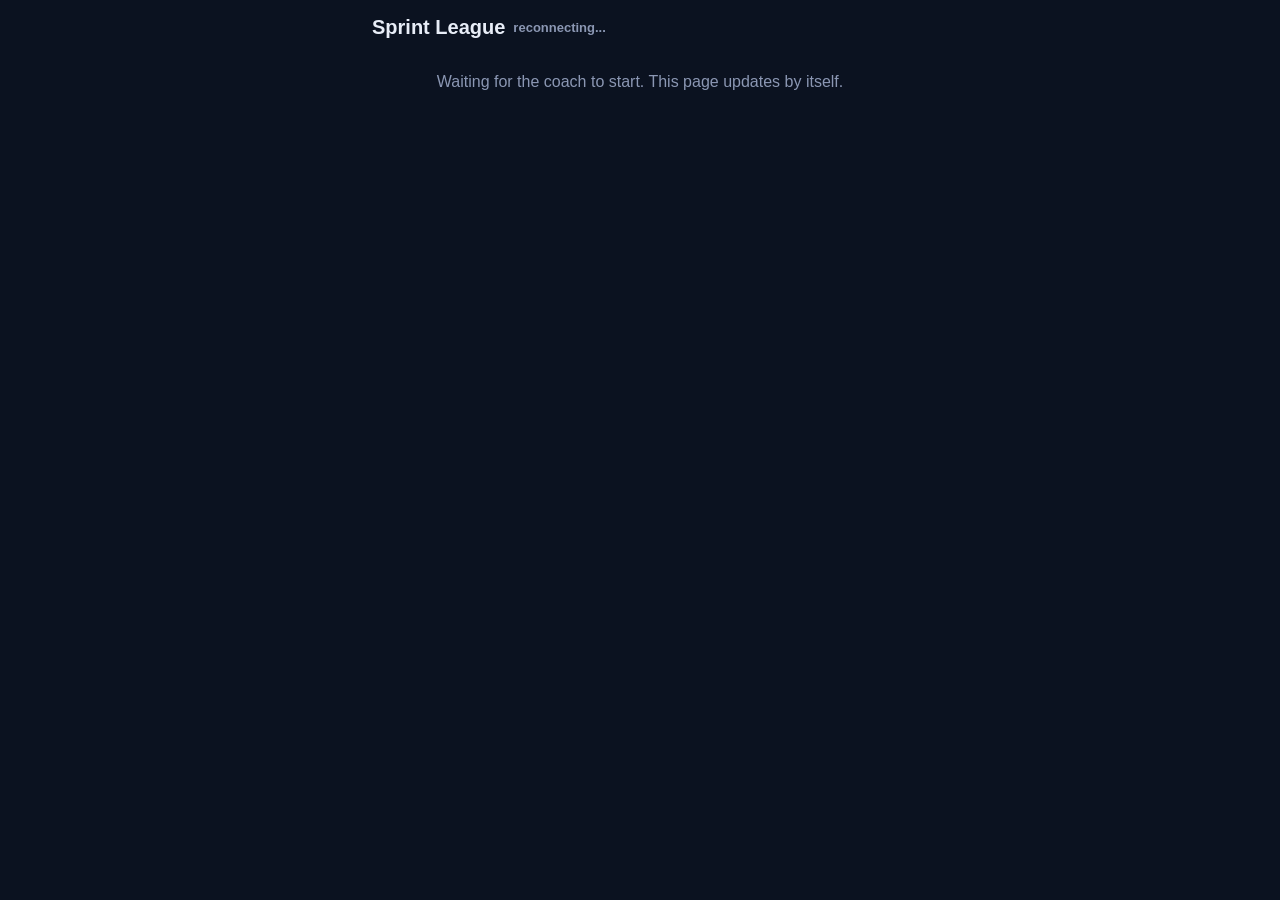
<file: index.html>
<!doctype html>
<html lang="en">
<head>
  <meta charset="utf-8">
  <meta name="viewport" content="width=device-width, initial-scale=1, viewport-fit=cover">
  <meta name="theme-color" content="#0b1220">
  <title>Sprint League - Live</title>
  <link rel="icon" href="icon.svg" type="image/svg+xml">
  <link rel="stylesheet" href="style.css">
</head>
<body class="viewer">
  <div id="app"><p class="muted" style="text-align:center;margin-top:40px">Loading...</p></div>
  <script src="config.js"></script>
  <script src="core.js"></script>
  <script src="view.js"></script>
</body>
</html>
</file>
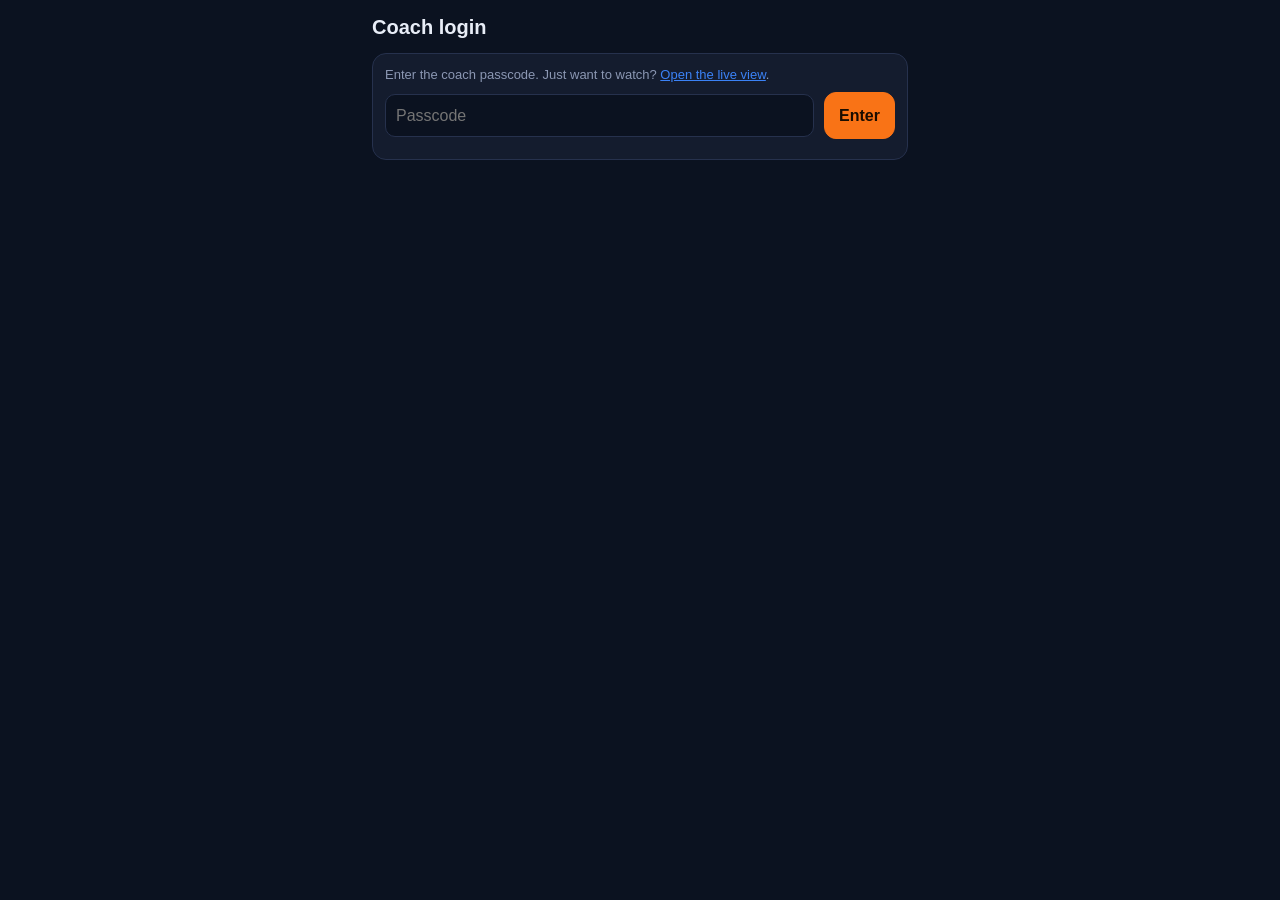
<file: coach.html>
<!doctype html>
<html lang="en">
<head>
  <meta charset="utf-8">
  <meta name="viewport" content="width=device-width, initial-scale=1, maximum-scale=1, user-scalable=no, viewport-fit=cover">
  <meta name="theme-color" content="#0b1220">
  <meta name="apple-mobile-web-app-capable" content="yes">
  <meta name="mobile-web-app-capable" content="yes">
  <meta name="apple-mobile-web-app-status-bar-style" content="black-translucent">
  <meta name="apple-mobile-web-app-title" content="Sprint League">
  <title>Sprint League - Coach</title>
  <link rel="manifest" href="manifest.webmanifest">
  <link rel="icon" href="icon.svg" type="image/svg+xml">
  <link rel="apple-touch-icon" href="icon.svg">
  <link rel="stylesheet" href="style.css">
</head>
<body>
  <div id="app"></div>
  <script src="config.js"></script>
  <script src="core.js"></script>
  <script src="app.js"></script>
</body>
</html>
</file>
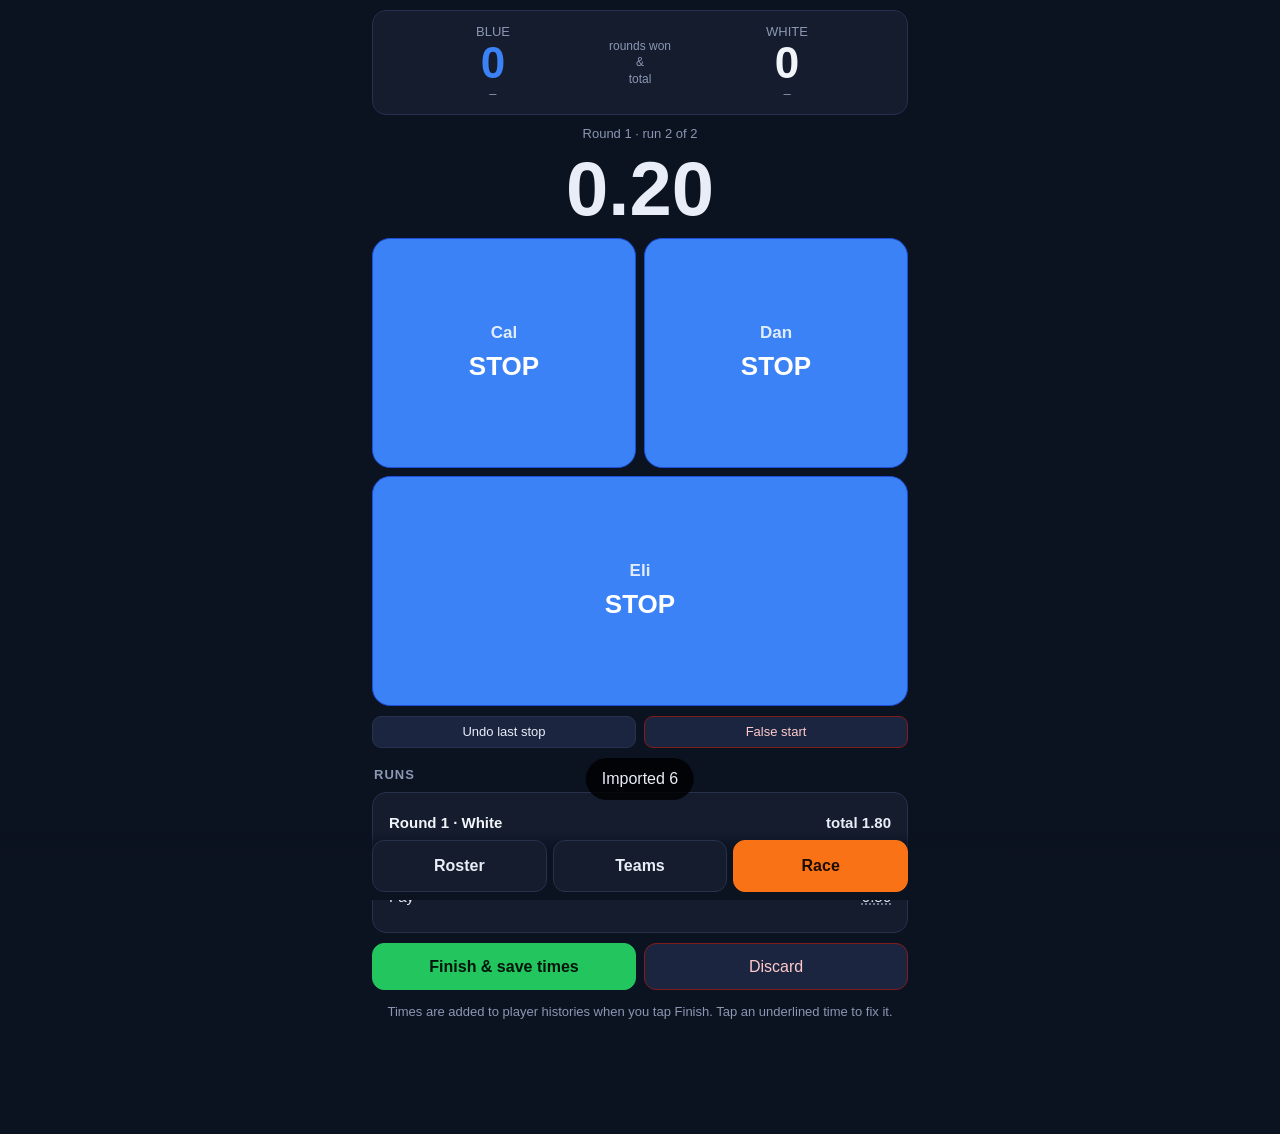
<file: tests/e2e.html>
<!doctype html><html><head><meta charset="utf-8"><link rel="stylesheet" href="../style.css"></head><body>
<div id="app"></div><pre id="out"></pre>
<script src="../core.js"></script>
<script>
localStorage.clear();
var out=[]; function ok(c,m){ out.push((c?"PASS ":"FAIL ")+m); }
</script>
<script src="../app.js"></script>
<script>
function click(sel){ var e=document.querySelector(sel); if(!e) throw new Error("missing "+sel); e.click(); }
function down(sel){ var e=document.querySelector(sel); if(!e) throw new Error("missing "+sel);
  e.dispatchEvent(new PointerEvent("pointerdown",{bubbles:true,cancelable:true})); }
function sleep(ms){ return new Promise(function(r){setTimeout(r,ms);}); }
(async function(){
 try{
  window.alert=function(){}; window.confirm=function(){return true;}; window.prompt=function(){return "5.5";};
  document.getElementById("bulk").value="Alex, 5.2, 5.4\nBen 6.0 6.2\nCal, 7.0\nDan 4.9\nEli\nFay, 6.5";
  click("[data-a=bulk]");
  ok(document.querySelectorAll(".player").length===6,"6 players imported");
  click("[data-a=all]");
  click("[data-a=to-teams]");
  ok(document.querySelectorAll(".team").length===2,"teams rendered");
  var tp=document.querySelectorAll(".tp").length; ok(tp===6,"6 players on teams");
  var nW=JSON.parse(localStorage.getItem("sl3")).teams.white.length, nB=JSON.parse(localStorage.getItem("sl3")).teams.blue.length;
  click("[data-a=start-practice]");
  ok(!!document.querySelector(".startbtn"),"start button visible");
  ok(/WHITE/.test(document.querySelector(".startbtn").textContent),"white runs first");
  down("[data-a=go]");
  await sleep(300);
  ok(!!document.getElementById("clock"),"clock visible");
  ok(document.querySelectorAll(".stop").length===nW,"one stop button per white runner: "+nW);
  for(var i=0;i<nW;i++){
    ok(document.querySelectorAll(".stop.done").length===i,"stopped so far "+i);
    down("button.stop"); await sleep(260);
  }
  var wr=JSON.parse(localStorage.getItem("sl3")).runs[0].runners.map(function(x){return x.ms;});
  ok(wr[0]>=250 && wr[1]>wr[0] && wr[2]>wr[1],"stop times increase from one shared start: "+wr.join(","));
  ok(!document.getElementById("clock"),"white run ended after all stops");
  ok(/START BLUE/.test(document.querySelector(".startbtn").textContent),"blue start offered next");
  down("[data-a=go]"); await sleep(260);
  ok(document.querySelectorAll(".stop").length===nB,"one stop button per blue runner: "+nB);
  for(var j=0;j<nB;j++){ down("button.stop"); await sleep(260); }
  ok(!document.getElementById("clock"),"blue run ended");
  ok(!!document.querySelector("[data-a=next-round]"),"round complete shows next-round");
  ok(document.querySelectorAll(".run").length===2,"2 runs listed");
  click("[data-a=next-round]");
  ok(!!document.querySelector(".startbtn"),"round 2 start");
  click("[data-a=finish]");
  var s=JSON.parse(localStorage.getItem("sl3"));
  var runsSaved=s.players.reduce(function(a,p){return a+p.times.length;},0);
  ok(runsSaved===7+6,"times saved to history, total="+runsSaved);
  ok(s.log.length===1,"practice logged");
  ok(!s.teams && s.runs.length===0,"session reset");
  ok(JSON.parse(localStorage.getItem("sl3")).players.length===6,"persisted");
 }catch(e){ out.push("ERROR "+e.message+" "+e.stack); }
 document.getElementById("out").textContent=out.join("\n")+"\nDONE";
})();
</script></body></html>
</file>
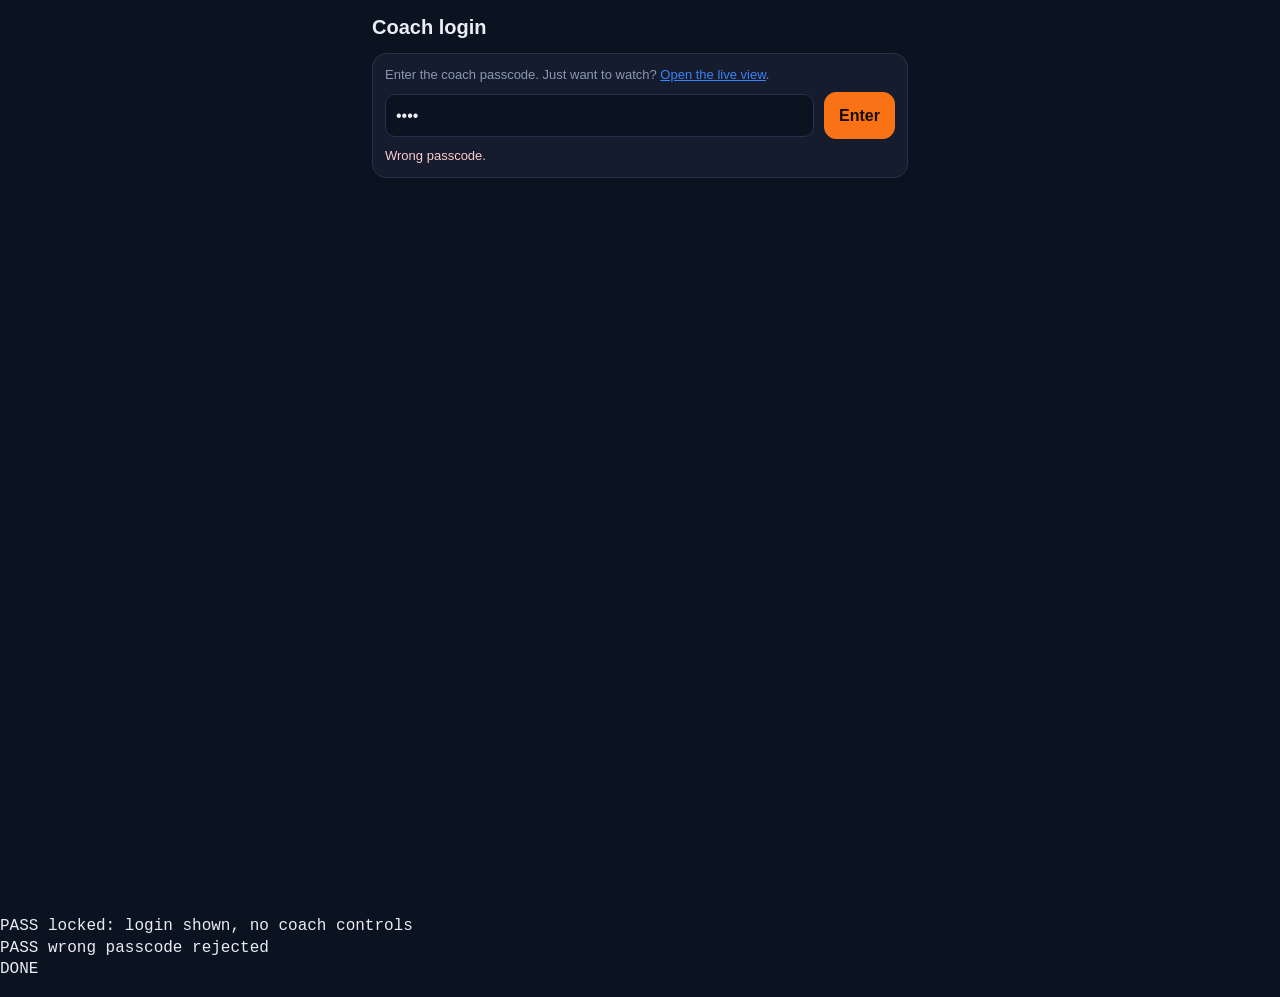
<file: tests/gate.html>
<!doctype html><html><head><meta charset="utf-8"><link rel="stylesheet" href="../style.css"></head><body>
<div id="app"></div><pre id="out"></pre>
<script>localStorage.clear(); window.SL_CONFIG={topic:"",passcode:"pw"}; var out=[]; function ok(c,m){out.push((c?"PASS ":"FAIL ")+m);}</script>
<script src="../core.js"></script><script src="../app.js"></script>
<script>
ok(!!document.getElementById("pass") && !document.querySelector("[data-a=add-player]"),"locked: login shown, no coach controls");
document.getElementById("pass").value="nope"; document.getElementById("passgo").click();
ok(/Wrong/.test(document.getElementById("passerr").textContent) && localStorage.getItem("sl3auth")===null,"wrong passcode rejected");
localStorage.setItem("sl3auth","pw");
document.getElementById("out").textContent=out.join("\n")+"\nDONE";
</script></body></html>
</file>
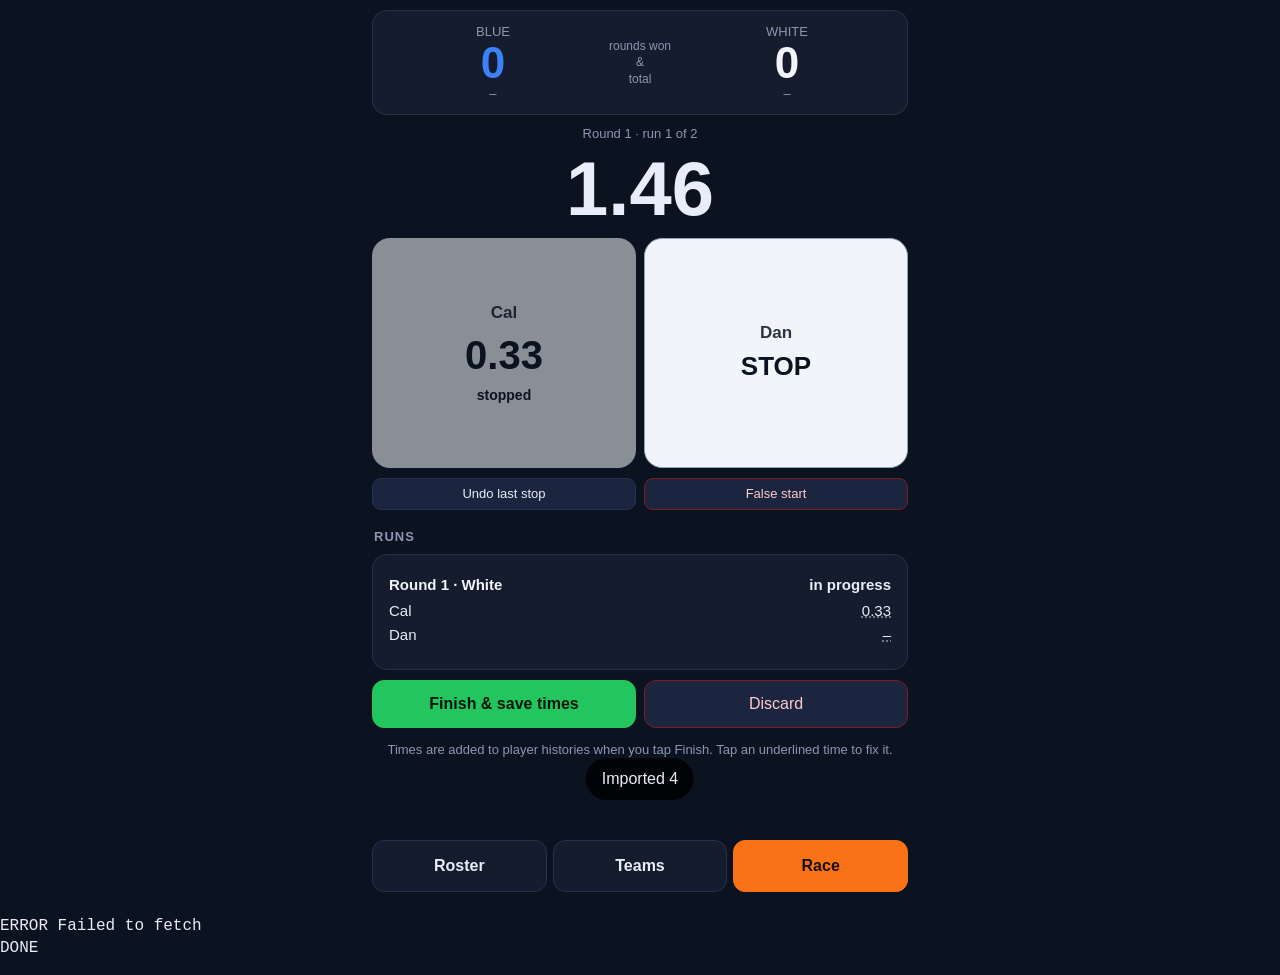
<file: tests/live.html>
<!doctype html><html><head><meta charset="utf-8"><link rel="stylesheet" href="../style.css"></head><body>
<div id="app"></div><pre id="out"></pre>
<!-- Coach app publishes to a throwaway topic given as ?topic=... ; checks the posted snapshot. -->
<script>
var TOPIC = new URLSearchParams(location.search).get("topic");
localStorage.clear(); localStorage.setItem("sl3auth", "pw");
window.SL_CONFIG = { topic: TOPIC, passcode: "pw" };
var out=[]; function ok(c,m){ out.push((c?"PASS ":"FAIL ")+m); }
</script>
<script src="../core.js"></script>
<script src="../app.js"></script>
<script>
function click(sel){ var e=document.querySelector(sel); if(!e) throw new Error("missing "+sel); e.click(); }
function down(sel){ document.querySelector(sel).dispatchEvent(new PointerEvent("pointerdown",{bubbles:true,cancelable:true})); }
function sleep(ms){ return new Promise(function(r){setTimeout(r,ms);}); }
(async function(){
 try{
  window.alert=function(){}; window.confirm=function(){return true;};
  document.getElementById("bulk").value="Alex, 5.2\nBen 6.0\nCal, 7.0\nDan 4.9";
  click("[data-a=bulk]"); click("[data-a=all]"); click("[data-a=to-teams]"); click("[data-a=start-practice]");
  down("[data-a=go]"); await sleep(300);
  down("button.stop");
  var lines=[], last=null;
  for(var tries=0; tries<16; tries++){            // wait up to ~8s for the debounced post to land
    await sleep(500);
    var r=await fetch("https://ntfy.sh/"+TOPIC+"/json?poll=1&since=all"); var txt=(await r.text()).trim();
    lines=txt?txt.split("\n"):[];
    if(lines.length){ last=JSON.parse(JSON.parse(lines[lines.length-1]).message); if(last.live && last.live.stopped===1) break; }
  }
  ok(lines.length>=1,"coach app posted "+lines.length+" message(s)");
  ok(last && last.v===1 && last.live && last.live.stopped===1,"latest snapshot shows live run with 1 stop");
  ok(last && last.roster.length===4 && last.teams.blue.length===2,"snapshot has roster + teams");
  ok(lines.length<=4,"debounced: not one message per tap ("+lines.length+")");
 }catch(e){ out.push("ERROR "+e.message); }
 document.getElementById("out").textContent=out.join("\n")+"\nDONE";
})();
</script></body></html>
</file>
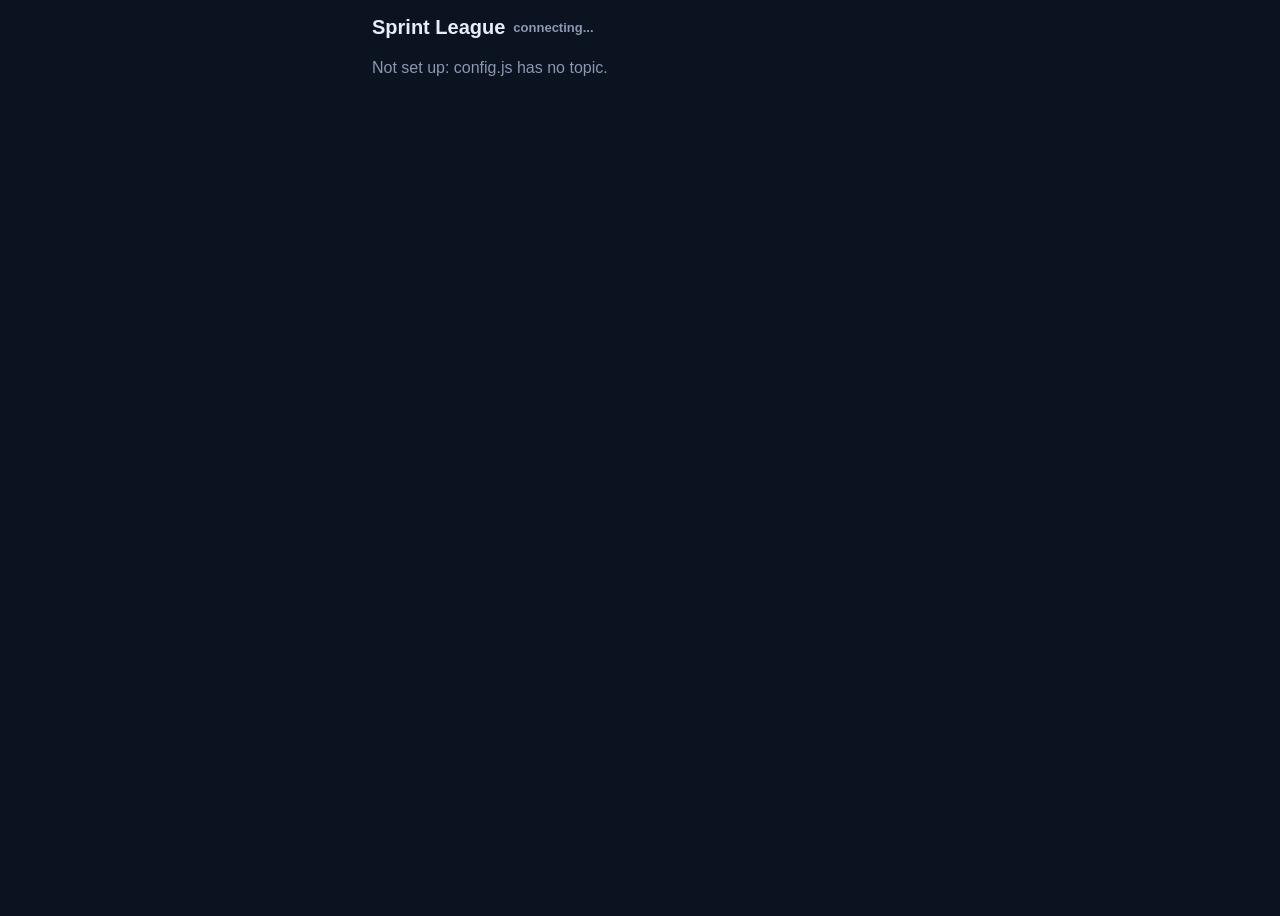
<file: tests/view.html>
<!doctype html><html><head><meta charset="utf-8"><link rel="stylesheet" href="../style.css"></head><body class="viewer">
<div id="app"></div><pre id="out"></pre>
<!-- Viewer page against a throwaway topic given as ?topic=... (run live.html first). -->
<script>
window.SL_CONFIG = { topic: new URLSearchParams(location.search).get("topic"), passcode: "pw" };
</script>
<script src="../core.js"></script>
<script src="../view.js"></script>
<script>
function sleep(ms){ return new Promise(function(r){setTimeout(r,ms);}); }
(async function(){
 var out=[]; function ok(c,m){ out.push((c?"PASS ":"FAIL ")+m); }
 try{
  await sleep(2500);
  var t=document.getElementById("app").textContent;
  ok(/Sprint League/.test(t),"viewer renders title");
  ok(!!document.querySelector(".score"),"score card shown");
  ok(/running now/.test(t),"shows who is running now");
  ok(document.querySelectorAll(".team").length===2,"both teams shown");
  ok(/Alex/.test(t) && /Dan/.test(t),"player names shown");
  ok(!document.querySelector("[data-a]") && !document.querySelector("input,textarea"),"no coach controls / inputs on viewer");
  ok(!/clock|STOP|START/.test(t),"no clock or start/stop on viewer");
  document.querySelector("button[data-v=people]").click();
  ok(/Individual results/.test(document.getElementById("app").textContent) && document.querySelectorAll(".player").length===4,"averages tab lists 4 players");
 }catch(e){ out.push("ERROR "+e.message); }
 document.getElementById("out").textContent=out.join("\n")+"\nDONE";
})();
</script></body></html>
</file>
<file: style.css>
:root {
  --bg: #0b1220; --card: #141c2e; --card2: #1b2540; --line: #26314d;
  --text: #e8edf7; --muted: #8b97b3;
  --blue: #3b82f6; --blue-d: #1d4ed8;
  --white: #f1f5f9; --white-d: #94a3b8;
  --go: #22c55e; --warn: #f97316; --danger: #ef4444;
}
* { box-sizing: border-box; -webkit-tap-highlight-color: transparent; }
html, body { margin: 0; background: var(--bg); color: var(--text);
  font: 16px/1.35 -apple-system, BlinkMacSystemFont, "Segoe UI", Roboto, sans-serif;
  overscroll-behavior: none; }
body { -webkit-user-select: none; user-select: none; touch-action: manipulation; }
input, textarea { -webkit-user-select: text; user-select: text; }
#app { max-width: 560px; margin: 0 auto; min-height: 100vh; min-height: 100dvh;
  padding: calc(env(safe-area-inset-top) + 10px) 12px calc(env(safe-area-inset-bottom) + 84px); }
h1 { font-size: 20px; margin: 4px 0 12px; display: flex; align-items: center; gap: 8px; }
h2 { font-size: 13px; text-transform: uppercase; letter-spacing: .08em; color: var(--muted); margin: 18px 2px 8px; }
.muted { color: var(--muted); }
.small { font-size: 13px; }
.tabular { font-variant-numeric: tabular-nums; }

.card { background: var(--card); border: 1px solid var(--line); border-radius: 14px; padding: 12px; margin-bottom: 10px; }
.row { display: flex; align-items: center; gap: 10px; }
.grow { flex: 1; min-width: 0; }
.spread { justify-content: space-between; }

button { font: inherit; color: inherit; border: 0; border-radius: 12px; padding: 12px 14px;
  background: var(--card2); border: 1px solid var(--line); cursor: pointer; }
button:active { filter: brightness(1.25); }
button.primary { background: var(--warn); border-color: var(--warn); color: #1a0d00; font-weight: 700; }
button.go { background: var(--go); border-color: var(--go); color: #03150a; font-weight: 800; }
button.danger { color: #fecaca; border-color: #7f1d1d; }
button.ghost { background: transparent; }
button.sm { padding: 6px 10px; font-size: 13px; border-radius: 9px; }
button:disabled { opacity: .4; }
.btns { display: flex; gap: 8px; flex-wrap: wrap; }
.btns > button { flex: 1; }

/* tab bar */
.tabs { position: fixed; left: 0; right: 0; bottom: 0; display: flex; gap: 6px; justify-content: center;
  padding: 8px 12px calc(env(safe-area-inset-bottom) + 8px); background: linear-gradient(transparent, var(--bg) 30%); }
.tabs > div { display: flex; gap: 6px; width: 100%; max-width: 536px; }
.tabs button { flex: 1; padding: 14px 8px; font-weight: 600; background: var(--card); }
.tabs button.on { background: var(--warn); border-color: var(--warn); color: #1a0d00; }
.tabs button:disabled { opacity: .35; }

/* roster */
.player { display: flex; align-items: center; gap: 12px; padding: 10px 6px; border-bottom: 1px solid var(--line); }
.player:last-child { border-bottom: 0; }
.check { width: 28px; height: 28px; border-radius: 8px; border: 2px solid var(--muted); flex: none;
  display: grid; place-items: center; font-weight: 900; color: transparent; }
.check.on { background: var(--go); border-color: var(--go); color: #03150a; }
.pname { font-size: 17px; font-weight: 600; }
.avg { color: var(--muted); font-variant-numeric: tabular-nums; }
.chips { display: flex; flex-wrap: wrap; gap: 6px; margin: 8px 0; }
.chip { background: var(--card2); border: 1px solid var(--line); border-radius: 999px; padding: 4px 6px 4px 10px; font-size: 13px;
  font-variant-numeric: tabular-nums; display: inline-flex; gap: 6px; align-items: center; }
.chip b { cursor: pointer; color: var(--muted); padding: 0 4px; }
.detail { background: var(--card2); border-radius: 10px; padding: 10px; margin: 0 0 8px; }
input[type=text], textarea { width: 100%; background: var(--bg); color: var(--text); border: 1px solid var(--line);
  border-radius: 10px; padding: 10px; font: inherit; }
textarea { min-height: 120px; resize: vertical; }
.sticky { position: sticky; bottom: 70px; z-index: 5; }

/* teams */
.cols { display: grid; grid-template-columns: 1fr 1fr; gap: 10px; }
.team { border-radius: 14px; padding: 10px; border: 2px solid; }
.team.blue { border-color: var(--blue); background: rgba(59,130,246,.10); }
.team.white { border-color: var(--white-d); background: rgba(241,245,249,.07); }
.team h3 { margin: 0 0 6px; font-size: 18px; }
.team.blue h3 { color: var(--blue); }
.team.white h3 { color: var(--white); }
.tp { display: flex; justify-content: space-between; gap: 6px; padding: 10px 6px; border-radius: 8px; background: rgba(255,255,255,.04); margin-bottom: 6px; }
.tp:active { background: rgba(255,255,255,.12); }

/* race */
.score { display: grid; grid-template-columns: 1fr auto 1fr; align-items: center; text-align: center; gap: 8px; }
.score .n { font-size: 44px; font-weight: 800; line-height: 1; }
.score .blue .n { color: var(--blue); } .score .white .n { color: var(--white); }
.vs { color: var(--muted); font-size: 12px; }
.clock { text-align: center; font-size: 76px; font-weight: 800; font-variant-numeric: tabular-nums; line-height: 1.05; margin: 6px 0 10px; }
.runners { display: grid; grid-template-columns: 1fr 1fr; gap: 10px; margin-bottom: 10px; }
.runner { border-radius: 14px; padding: 10px; text-align: center; border: 2px solid; }
.runner.blue { border-color: var(--blue); } .runner.white { border-color: var(--white-d); }
.runner .who { font-size: 20px; font-weight: 700; overflow: hidden; text-overflow: ellipsis; white-space: nowrap; }
.runner .t { font-size: 13px; color: var(--muted); }
.startbtn { width: 100%; height: 30vh; min-height: 190px; font-size: 44px; border-radius: 22px; }
.stops { display: grid; grid-template-columns: 1fr 1fr; gap: 8px; }
.stop { min-height: 84px; border-radius: 18px; font-size: 26px; font-weight: 800;
  display: flex; flex-direction: column; align-items: center; justify-content: center; gap: 4px; padding: 6px; }
.stop.blue { background: var(--blue); border-color: var(--blue-d); color: #fff; }
.stop.white { background: var(--white); border-color: var(--white-d); color: #0b1220; }
.stop .nm { font-size: 17px; font-weight: 600; opacity: .85; max-width: 100%; overflow: hidden; text-overflow: ellipsis; white-space: nowrap; }
.stop .tm { font-size: 40px; font-variant-numeric: tabular-nums; }
.stop.done { opacity: .55; }
.stop.done .lbl { font-size: 14px; }
.win { box-shadow: 0 0 0 3px var(--go); }
.runbox { border-radius: 14px; padding: 10px; border: 2px solid; margin-bottom: 10px; text-align: center; }
.runbox.blue { border-color: var(--blue); } .runbox.white { border-color: var(--white-d); }
.runbox .runtitle { font-size: 20px; font-weight: 800; }
.runbox .chips { justify-content: center; }
.run { padding: 8px 4px 10px; border-bottom: 1px solid var(--line); font-size: 15px; }
.run:last-child { border-bottom: 0; }
.runhead { display: flex; justify-content: space-between; font-weight: 700; margin-bottom: 4px; }
.run.blue .runhead > span:first-child { color: var(--blue); } .run.white .runhead > span:first-child { color: var(--white); }
.run .side { display: flex; justify-content: space-between; gap: 6px; padding: 2px 0; }
.run .w { color: var(--go); font-weight: 700; }
.run .tm { font-variant-numeric: tabular-nums; cursor: pointer; text-decoration: underline dotted var(--muted); }
.tag { font-size: 11px; background: var(--card2); border-radius: 6px; padding: 1px 6px; color: var(--muted); margin-left: 4px; }
.banner { text-align: center; font-size: 22px; font-weight: 800; margin: 4px 0 10px; }
.toast { position: fixed; left: 50%; bottom: 100px; transform: translateX(-50%); background: #000c; padding: 10px 16px; border-radius: 999px; z-index: 20; }

/* viewer */
body.viewer .tabs button { font-size: 16px; }
.banner2 { text-align: center; font-size: 20px; font-weight: 800; border: 2px solid; }
.banner2.blue { border-color: var(--blue); color: var(--blue); } .banner2.white { border-color: var(--white-d); color: var(--white); }
.run .tm2 { font-variant-numeric: tabular-nums; }
</file>
